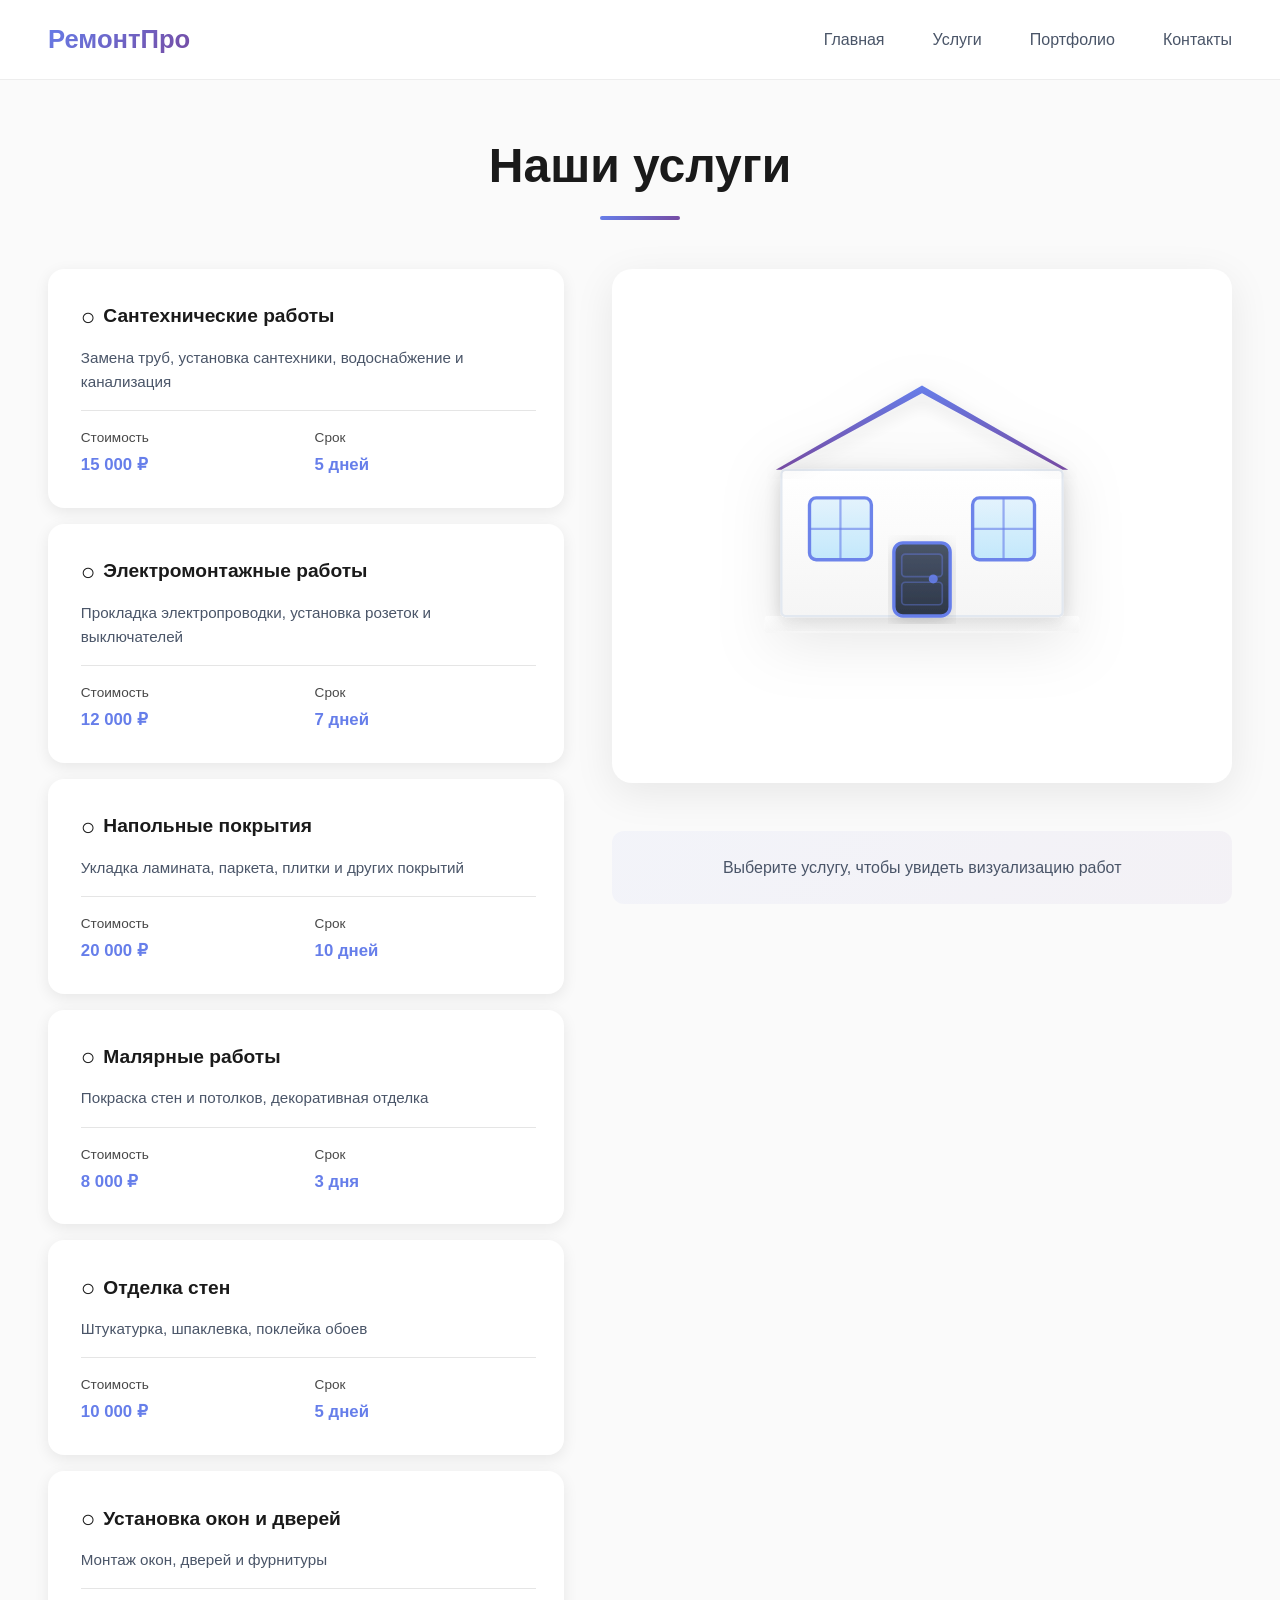
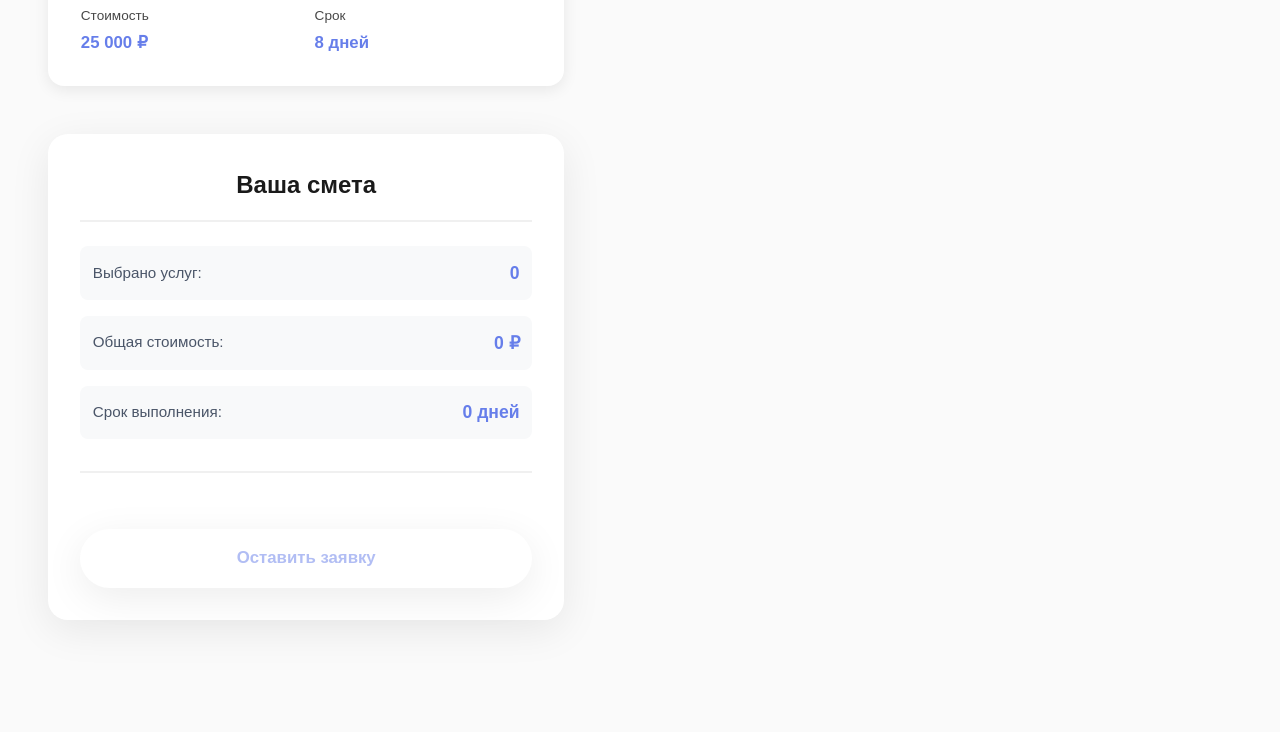
<file: services.html>
<!DOCTYPE html>
<html lang="ru">
<head>
    <meta charset="UTF-8">
    <meta name="viewport" content="width=device-width, initial-scale=1.0">
    <title>Услуги - Ремонт и отделка под ключ</title>
    <link rel="stylesheet" href="css/styles.css">
    <link rel="stylesheet" href="css/services-animations.css">
</head>
<body>
    <nav>
        <div class="container">
            <div class="logo">РемонтПро</div>
            <div class="burger-menu">
                <span></span>
                <span></span>
                <span></span>
            </div>
            <ul>
                <li><a href="index.html">Главная</a></li>
                <li><a href="services.html">Услуги</a></li>
                <li><a href="portfolio.html">Портфолио</a></li>
                <li><a href="contact.html">Контакты</a></li>
            </ul>
        </div>
    </nav>

    <!-- Страница услуг -->
    <div class="page">
        <section style="padding-top: 3rem;">
            <div class="container">
                <h2>Наши услуги</h2>
                <div class="services-container">
                    <div class="services-list" id="services-list">
                        <!-- Услуги будут добавлены через JavaScript -->
                    </div>
                    
                    <div class="visualization-panel">
                        <div class="visualization-container">
                            <div class="house-3d-wrapper">
                                <!-- Здесь могут быть SVG анимации визуализации работ -->
                                 <svg class="service-animation" id="animation-container" viewBox="0 0 400 400">
                                    <!-- Градиенты для стильного вида -->
                                    <defs>
                                        <linearGradient id="wall-gradient" x1="0%" y1="0%" x2="0%" y2="100%">
                                            <stop offset="0%" style="stop-color:#ffffff;stop-opacity:1" />
                                            <stop offset="100%" style="stop-color:#f5f5f5;stop-opacity:1" />
                                        </linearGradient>
                                        <linearGradient id="roof-gradient" x1="0%" y1="0%" x2="0%" y2="100%">
                                            <stop offset="0%" style="stop-color:#667eea;stop-opacity:1" />
                                            <stop offset="100%" style="stop-color:#764ba2;stop-opacity:1" />
                                        </linearGradient>
                                        <linearGradient id="door-gradient" x1="0%" y1="0%" x2="0%" y2="100%">
                                            <stop offset="0%" style="stop-color:#4a5568;stop-opacity:1" />
                                            <stop offset="100%" style="stop-color:#2d3748;stop-opacity:1" />
                                        </linearGradient>
                                        <linearGradient id="window-gradient" x1="0%" y1="0%" x2="0%" y2="100%">
                                            <stop offset="0%" style="stop-color:#e0f2fe;stop-opacity:0.9" />
                                            <stop offset="100%" style="stop-color:#bae6fd;stop-opacity:0.9" />
                                        </linearGradient>
                                        <linearGradient id="floor-gradient" x1="0%" y1="0%" x2="100%" y2="0%">
                                            <stop offset="0%" style="stop-color:#deb887;stop-opacity:1" />
                                            <stop offset="50%" style="stop-color:#d2691e;stop-opacity:1" />
                                            <stop offset="100%" style="stop-color:#deb887;stop-opacity:1" />
                                        </linearGradient>
                                        <filter id="shadow">
                                            <feDropShadow dx="0" dy="4" stdDeviation="8" flood-opacity="0.15"/>
                                        </filter>
                                        <filter id="glow">
                                            <feGaussianBlur stdDeviation="3" result="coloredBlur"/>
                                            <feMerge>
                                                <feMergeNode in="coloredBlur"/>
                                                <feMergeNode in="SourceGraphic"/>
                                            </feMerge>
                                        </filter>
                                    </defs>
                                    
                                    <!-- Дом - основа -->
                                    <g id="house-base">
                                        <!-- Фундамент с градиентом -->
                                        <rect x="60" y="280" width="280" height="15" fill="url(#wall-gradient)" opacity="0.8" rx="3"/>
                                        
                                        <!-- Стены с тенью -->
                                        <rect x="75" y="150" width="250" height="130" fill="url(#wall-gradient)" 
                                              stroke="#e2e8f0" stroke-width="2" id="walls-element" 
                                              filter="url(#shadow)" rx="4"/>
                                        
                                        <!-- Крыша с градиентом -->
                                        <path d="M 200 75 L 70 150 L 75 150 L 200 82 L 325 150 L 330 150 Z" 
                                              fill="url(#roof-gradient)" 
                                              filter="url(#shadow)" id="roof-element"/>
                                        
                                        <!-- Окна стильные -->
                                        <g id="windows-group">
                                            <!-- Левое окно -->
                                            <rect x="100" y="175" width="55" height="55" fill="url(#window-gradient)" 
                                                  stroke="#667eea" stroke-width="3" rx="6" class="window-element" 
                                                  opacity="0.95"/>
                                            <line x1="127.5" y1="175" x2="127.5" y2="230" stroke="#667eea" 
                                                  stroke-width="2" opacity="0.6"/>
                                            <line x1="100" y1="202.5" x2="155" y2="202.5" stroke="#667eea" 
                                                  stroke-width="2" opacity="0.6"/>
                                            
                                            <!-- Правое окно -->
                                            <rect x="245" y="175" width="55" height="55" fill="url(#window-gradient)" 
                                                  stroke="#667eea" stroke-width="3" rx="6" class="window-element" 
                                                  opacity="0.95"/>
                                            <line x1="272.5" y1="175" x2="272.5" y2="230" stroke="#667eea" 
                                                  stroke-width="2" opacity="0.6"/>
                                            <line x1="245" y1="202.5" x2="300" y2="202.5" stroke="#667eea" 
                                                  stroke-width="2" opacity="0.6"/>
                                        </g>
                                        
                                        <!-- Дверь стильная -->
                                        <rect x="175" y="215" width="50" height="65" fill="url(#door-gradient)" 
                                              stroke="#667eea" stroke-width="3" rx="8" class="door-element" 
                                              filter="url(#shadow)"/>
                                        <!-- Ручка двери -->
                                        <circle cx="210" cy="247" r="4" fill="#667eea" opacity="0.9"/>
                                        <!-- Декоративные линии на двери -->
                                        <rect x="182" y="225" width="36" height="20" fill="none" 
                                              stroke="#667eea" stroke-width="1.5" rx="3" opacity="0.4"/>
                                        <rect x="182" y="250" width="36" height="20" fill="none" 
                                              stroke="#667eea" stroke-width="1.5" rx="3" opacity="0.4"/>
                                    </g>
                                    
                                    <!-- Анимации для сантехники -->
                                    <g id="plumbing-animation" class="service-visual" style="display: none;">
                                        <!-- Основные трубы -->
                                        <path d="M 85 160 Q 85 200 85 240" stroke="#667eea" stroke-width="8" 
                                              fill="none" stroke-linecap="round" class="pipe-draw" opacity="0"/>
                                        <path d="M 315 160 Q 315 200 315 240" stroke="#667eea" stroke-width="8" 
                                              fill="none" stroke-linecap="round" class="pipe-draw" 
                                              style="animation-delay: 0.3s" opacity="0"/>
                                        
                                        <!-- Капли воды (упрощенная анимация) -->
                                        <circle cx="85" cy="160" r="5" fill="#667eea" class="water-drop" 
                                                filter="url(#glow)" opacity="0"/>
                                        <circle cx="315" cy="160" r="5" fill="#667eea" class="water-drop" 
                                                filter="url(#glow)" style="animation-delay: 0.5s" opacity="0"/>
                                    </g>
                                    
                                    <!-- Анимации для электрики -->
                                    <g id="electrical-animation" class="service-visual" style="display: none;">
                                        <!-- Электрощиток -->
                                        <rect x="180" y="120" width="40" height="30" fill="#4a5568" 
                                              stroke="#667eea" stroke-width="2" rx="4" class="electric-box-appear" opacity="0"/>
                                        <circle cx="190" cy="135" r="3" fill="#FFD700" class="light-blink" opacity="0"/>
                                        <circle cx="210" cy="135" r="3" fill="#FFD700" class="light-blink" 
                                                style="animation-delay: 0.2s" opacity="0"/>
                                        
                                        <!-- Провода от щитка -->
                                        <path d="M 200 150 L 200 160 L 127.5 160 L 127.5 240" stroke="#667eea" 
                                              stroke-width="4" fill="none" stroke-linecap="round" 
                                              class="wire-draw" opacity="0"/>
                                        <path d="M 200 150 L 200 160 L 272.5 160 L 272.5 240" stroke="#667eea" 
                                              stroke-width="4" fill="none" stroke-linecap="round" 
                                              class="wire-draw" style="animation-delay: 0.3s" opacity="0"/>
                                        
                                        <!-- Розетки -->
                                        <g class="socket-install" style="animation-delay: 0.6s" opacity="0">
                                            <rect x="110" y="235" width="35" height="30" fill="white" 
                                                  stroke="#667eea" stroke-width="2" rx="4"/>
                                            <circle cx="120" cy="247" r="3" fill="#667eea"/>
                                            <circle cx="135" cy="247" r="3" fill="#667eea"/>
                                            <rect x="122" y="254" width="11" height="6" fill="#667eea" rx="2"/>
                                        </g>
                                        
                                        <g class="socket-install" style="animation-delay: 0.9s" opacity="0">
                                            <rect x="255" y="235" width="35" height="30" fill="white" 
                                                  stroke="#667eea" stroke-width="2" rx="4"/>
                                            <circle cx="265" cy="247" r="3" fill="#667eea"/>
                                            <circle cx="280" cy="247" r="3" fill="#667eea"/>
                                            <rect x="267" y="254" width="11" height="6" fill="#667eea" rx="2"/>
                                        </g>
                                        
                                        <!-- Выключатель у двери -->
                                        <g class="switch-install" style="animation-delay: 1.2s" opacity="0">
                                            <rect x="155" y="205" width="20" height="30" fill="white" 
                                                  stroke="#667eea" stroke-width="2" rx="3"/>
                                            <rect x="160" y="215" width="10" height="12" fill="#667eea" rx="2" 
                                                  class="switch-toggle"/>
                                        </g>
                                        
                                        <!-- Искры при подключении -->
                                        <circle cx="127.5" cy="240" r="4" fill="#FFD700" class="connection-spark" 
                                                style="animation-delay: 1.5s" filter="url(#glow)" opacity="0"/>
                                        <circle cx="272.5" cy="240" r="4" fill="#FFD700" class="connection-spark" 
                                                style="animation-delay: 1.8s" filter="url(#glow)" opacity="0"/>
                                    </g>
                                    
                                    <!-- Анимации для пола -->
                                    <g id="flooring-animation" class="service-visual" style="display: none;">
                                        <!-- Подложка/основание -->
                                        <rect x="85" y="240" width="230" height="35" fill="#e0e0e0" 
                                              opacity="0.4" class="floor-base" opacity="0"/>
                                        
                                        <!-- Планки ламината/паркета (с текстурой) -->
                                        <g class="floor-plank-group">
                                            <!-- Первая доска -->
                                            <rect x="85" y="265" width="230" height="10" fill="#c19a6b" 
                                                  rx="1" class="floor-plank" style="animation-delay: 0.2s" opacity="0"/>
                                            <line x1="200" y1="265" x2="200" y2="275" stroke="#a0826d" 
                                                  stroke-width="1" opacity="0.5"/>
                                            
                                            <!-- Вторая доска -->
                                            <rect x="85" y="254" width="230" height="10" fill="#d4a574" 
                                                  rx="1" class="floor-plank" style="animation-delay: 0.5s" opacity="0"/>
                                            <line x1="150" y1="254" x2="150" y2="264" stroke="#b08968" 
                                                  stroke-width="1" opacity="0.5"/>
                                            <line x1="250" y1="254" x2="250" y2="264" stroke="#b08968" 
                                                  stroke-width="1" opacity="0.5"/>
                                            
                                            <!-- Третья доска -->
                                            <rect x="85" y="243" width="230" height="10" fill="#c19a6b" 
                                                  rx="1" class="floor-plank" style="animation-delay: 0.8s" opacity="0"/>
                                            <line x1="180" y1="243" x2="180" y2="253" stroke="#a0826d" 
                                                  stroke-width="1" opacity="0.5"/>
                                            <line x1="280" y1="243" x2="280" y2="253" stroke="#a0826d" 
                                                  stroke-width="1" opacity="0.5"/>
                                        </g>
                                        
                                        <!-- Инструменты для укладки -->
                                        <g class="floor-tools" style="animation-delay: 1.1s" opacity="0">
                                            <!-- Молоток -->
                                            <rect x="320" y="248" width="12" height="20" fill="#8B4513" rx="2"/>
                                            <path d="M 320 250 L 310 245 L 310 253 Z" fill="#C0C0C0"/>
                                            
                                            <!-- Подбивочный брусок -->
                                            <rect x="100" y="265" width="8" height="25" fill="#DEB887" rx="1" 
                                                  class="tool-tap"/>
                                        </g>
                                        
                                        <!-- Блеск готового пола -->
                                        <rect x="85" y="243" width="230" height="32" fill="url(#floor-shine)" 
                                              opacity="0" class="floor-shine-effect" style="animation-delay: 1.5s"/>
                                        <defs>
                                            <linearGradient id="floor-shine" x1="0%" y1="0%" x2="100%" y2="0%">
                                                <stop offset="0%" style="stop-color:#fff;stop-opacity:0" />
                                                <stop offset="50%" style="stop-color:#fff;stop-opacity:0.6" />
                                                <stop offset="100%" style="stop-color:#fff;stop-opacity:0" />
                                            </linearGradient>
                                        </defs>
                                    </g>
                                    
                                    <!-- Анимации для покраски -->
                                    <g id="painting-animation" class="service-visual" style="display: none;">
                                        <!-- Банка с краской -->
                                        <g class="paint-bucket-appear" opacity="0">
                                            <rect x="60" y="260" width="30" height="25" fill="#E0E0E0" 
                                                  stroke="#667eea" stroke-width="2" rx="3"/>
                                            <rect x="60" y="265" width="30" height="20" fill="#98D8C8" opacity="0.9"/>
                                            <ellipse cx="75" cy="260" rx="15" ry="3" fill="#C0C0C0" 
                                                    stroke="#667eea" stroke-width="1"/>
                                            <rect x="70" y="253" width="10" height="7" fill="#A0A0A0" rx="2"/>
                                        </g>
                                        
                                        <!-- Малярный валик -->
                                        <g class="paint-roller">
                                            <!-- Ручка валика -->
                                            <rect x="145" y="180" width="4" height="50" fill="#667eea" rx="2"/>
                                            <rect x="142" y="176" width="10" height="8" fill="#4a5568" rx="2"/>
                                            <!-- Валик -->
                                            <rect x="135" y="160" width="25" height="18" fill="#98D8C8" 
                                                  stroke="#667eea" stroke-width="2" rx="9"/>
                                            <!-- Текстура валика -->
                                            <line x1="138" y1="162" x2="138" y2="176" stroke="#667eea" 
                                                  stroke-width="1" opacity="0.3"/>
                                            <line x1="143" y1="162" x2="143" y2="176" stroke="#667eea" 
                                                  stroke-width="1" opacity="0.3"/>
                                            <line x1="148" y1="162" x2="148" y2="176" stroke="#667eea" 
                                                  stroke-width="1" opacity="0.3"/>
                                            <line x1="153" y1="162" x2="153" y2="176" stroke="#667eea" 
                                                  stroke-width="1" opacity="0.3"/>
                                            <line x1="158" y1="162" x2="158" y2="176" stroke="#667eea" 
                                                  stroke-width="1" opacity="0.3"/>
                                        </g>
                                        
                                        <!-- Краска на стене (следы валика) -->
                                        <rect x="85" y="160" width="230" height="70" fill="#98D8C8" 
                                              opacity="0" class="paint-layer-1" rx="4"/>
                                        
                                        <!-- Второй слой краски (более насыщенный) -->
                                        <rect x="85" y="160" width="230" height="70" fill="#7BC4B8" 
                                              opacity="0" class="paint-layer-2" rx="4"/>
                                        
                                        <!-- Капли краски -->
                                        <ellipse cx="110" cy="228" rx="2" ry="4" fill="#98D8C8" 
                                                opacity="0" class="paint-drip" style="animation-delay: 0.5s"/>
                                        <ellipse cx="200" cy="228" rx="2" ry="4" fill="#98D8C8" 
                                                opacity="0" class="paint-drip" style="animation-delay: 0.8s"/>
                                        <ellipse cx="280" cy="228" rx="2" ry="4" fill="#98D8C8" 
                                                opacity="0" class="paint-drip" style="animation-delay: 1.1s"/>
                                    </g>
                                    
                                    <!-- Анимации для отделки стен -->
                                    <g id="walls-animation" class="service-visual" style="display: none;">
                                        <!-- Шпатель (упрощенный) -->
                                        <g class="trowel-slide">
                                            <rect x="150" y="180" width="30" height="8" fill="#C0C0C0" rx="2"/>
                                            <rect x="165" y="188" width="5" height="15" fill="#667eea" rx="1"/>
                                        </g>
                                        
                                        <!-- Текстура стены (большие участки) -->
                                        <rect x="85" y="160" width="75" height="70" fill="#F5F5DC" 
                                              opacity="0" class="texture-reveal" rx="4"/>
                                        <rect x="170" y="160" width="75" height="70" fill="#F5F5DC" 
                                              opacity="0" class="texture-reveal" style="animation-delay: 0.3s" rx="4"/>
                                        <rect x="255" y="160" width="60" height="70" fill="#F5F5DC" 
                                              opacity="0" class="texture-reveal" style="animation-delay: 0.6s" rx="4"/>
                                    </g>
                                    
                                    <!-- Анимации для окон и дверей -->
                                    <g id="windows-animation" class="service-visual" style="display: none;">
                                        <!-- Новые окна с подсветкой -->
                                        <rect x="100" y="175" width="55" height="55" fill="url(#window-gradient)" 
                                              stroke="#FFD700" stroke-width="4" rx="6" opacity="0" 
                                              class="window-highlight" filter="url(#glow)"/>
                                        <rect x="245" y="175" width="55" height="55" fill="url(#window-gradient)" 
                                              stroke="#FFD700" stroke-width="4" rx="6" opacity="0" 
                                              class="window-highlight" style="animation-delay: 0.3s" 
                                              filter="url(#glow)"/>
                                        
                                        <!-- Новая дверь с подсветкой -->
                                        <rect x="175" y="215" width="50" height="65" fill="url(#door-gradient)" 
                                              stroke="#FFD700" stroke-width="4" rx="8" opacity="0" 
                                              class="window-highlight" style="animation-delay: 0.6s" 
                                              filter="url(#glow)"/>
                                    </g>
                                </svg>
                            </div>
                            </div>
                            <div class="info-panel">
                                <div class="current-info" id="current-service-info">
                                    <p>Выберите услугу, чтобы увидеть визуализацию работ</p>
                                </div>
                            </div>
                        </div>
                        
                       <div class="estimate-panel">
                            <h4>Ваша смета</h4>
                            <div class="estimate-content">
                                <div class="estimate-row">
                                    <span>Выбрано услуг:</span>
                                    <strong id="selectedCount">0</strong>
                                </div>
                                <div class="estimate-row">
                                    <span>Общая стоимость:</span>
                                    <strong id="totalPrice">0 ₽</strong>
                                </div>
                                <div class="estimate-row">
                                    <span>Срок выполнения:</span>
                                    <strong id="totalDays">0 дней</strong>
                                </div>
                                
                                <div class="selected-services-list" id="selected-services-list">
                                    <!-- Список выбранных услуг -->
                                </div>
                                
                                <button class="btn" id="request-btn" style="width: 100%; margin-top: 1.5rem;" disabled>
                                    Оставить заявку
                                </button>
                            </div>
                        </div>
                    </div>
                </div>
            </div>
        </section>
    </div>

    <script src="js/services-script.js"></script>
</body>
</html>
</file>
<file: css/styles.css>
/* Основные стили */
* {
    margin: 0;
    padding: 0;
    box-sizing: border-box;
}

body {
    font-family: -apple-system, BlinkMacSystemFont, 'Segoe UI', Roboto, Oxygen, Ubuntu, Cantarell, sans-serif;
    line-height: 1.6;
    color: #1a1a1a;
    background: #fafafa;
    overflow-x: hidden;
}

/* Навигация */
nav {
    position: fixed;
    top: 0;
    width: 100%;
    background: rgba(255, 255, 255, 0.95);
    backdrop-filter: blur(20px);
    box-shadow: 0 1px 0 rgba(0, 0, 0, 0.05);
    z-index: 1000;
    padding: 1.2rem 0;
    transition: all 0.3s ease;
}

nav .container {
    max-width: 1400px;
    margin: 0 auto;
    padding: 0 3rem;
    display: flex;
    justify-content: space-between;
    align-items: center;
}

.logo {
    font-size: 1.6rem;
    font-weight: 600;
    background: linear-gradient(135deg, #667eea 0%, #764ba2 100%);
    -webkit-background-clip: text;
    -webkit-text-fill-color: transparent;
    background-clip: text;
    z-index: 1001;
    position: relative;
}

nav ul {
    display: flex;
    list-style: none;
    gap: 3rem;
}

nav a {
    text-decoration: none;
    color: #4a5568;
    font-weight: 500;
    transition: all 0.3s ease;
    cursor: pointer;
    position: relative;
}

nav a:after {
    content: '';
    position: absolute;
    bottom: -5px;
    left: 0;
    width: 0;
    height: 2px;
    background: linear-gradient(135deg, #667eea 0%, #764ba2 100%);
    transition: width 0.3s ease;
}

nav a:hover {
    color: #667eea;
}

nav a:hover:after {
    width: 100%;
}

/* Бургер-меню */
.burger-menu {
    display: none;
    flex-direction: column;
    cursor: pointer;
    z-index: 1001;
    position: relative;
}

.burger-menu span {
    width: 25px;
    height: 3px;
    background: #667eea;
    margin: 3px 0;
    transition: all 0.3s ease;
    border-radius: 3px;
}

.burger-menu.active span:nth-child(1) {
    transform: rotate(45deg) translate(8px, 8px);
}

.burger-menu.active span:nth-child(2) {
    opacity: 0;
}

.burger-menu.active span:nth-child(3) {
    transform: rotate(-45deg) translate(7px, -7px);
}

/* Страницы */
.page {
    display: block;
    padding-top: 80px;
    min-height: 100vh;
    animation: fadeIn 0.5s ease;
}

@keyframes fadeIn {
    from { 
        opacity: 0; 
        transform: translateY(20px); 
    }
    to { 
        opacity: 1; 
        transform: translateY(0); 
    }
}

@keyframes pulse {
    0%, 100% { 
        opacity: 0.4;
        transform: scale(1);
    }
    50% { 
        opacity: 0.7;
        transform: scale(1.05);
    }
}

/* Контейнер */
.container {
    max-width: 1400px;
    margin: 0 auto;
    padding: 0 3rem;
}

/* Герой секция */
.hero {
    height: 95vh;
    display: flex;
    align-items: center;
    background: linear-gradient(135deg, #667eea 0%, #764ba2 100%);
    color: white;
    margin-top: -80px;
    padding-top: 80px;
    position: relative;
    overflow: hidden;
}

.hero:before {
    content: '';
    position: absolute;
    top: 0;
    left: 0;
    right: 0;
    bottom: 0;
    background: url('data:image/svg+xml,<svg width="100" height="100" xmlns="http://www.w3.org/2000/svg"><circle cx="50" cy="50" r="1" fill="white" opacity="0.1"/></svg>');
    animation: float 20s infinite linear;
}

@keyframes float {
    from { transform: translateY(0); }
    to { transform: translateY(-100px); }
}

.hero-content {
    position: relative;
    z-index: 1;
}

.hero-content h1 {
    font-size: 4rem;
    margin-bottom: 1.5rem;
    font-weight: 700;
    line-height: 1.2;
    animation: slideUp 0.8s ease;
}

@keyframes slideUp {
    from { 
        opacity: 0; 
        transform: translateY(30px); 
    }
    to { 
        opacity: 1; 
        transform: translateY(0); 
    }
}

.hero-content p {
    font-size: 1.4rem;
    margin-bottom: 2.5rem;
    opacity: 0.95;
    animation: slideUp 0.8s ease 0.2s backwards;
}

/* Кнопки */
.btn {
    display: inline-block;
    padding: 1.2rem 3rem;
    background: white;
    color: #667eea;
    text-decoration: none;
    border-radius: 100px;
    font-weight: 600;
    transition: all 0.4s cubic-bezier(0.175, 0.885, 0.32, 1.275);
    border: none;
    cursor: pointer;
    font-size: 1.05rem;
    box-shadow: 0 10px 40px rgba(0, 0, 0, 0.15);
    animation: slideUp 0.8s ease 0.4s backwards;
}

.btn:hover {
    transform: translateY(-5px);
    box-shadow: 0 20px 60px rgba(0, 0, 0, 0.25);
}

/* Секции */
section {
    padding: 7rem 0;
}

section h2 {
    font-size: 3rem;
    margin-bottom: 4rem;
    text-align: center;
    color: #1a1a1a;
    font-weight: 700;
    position: relative;
}

section h2:after {
    content: '';
    position: absolute;
    bottom: -15px;
    left: 50%;
    transform: translateX(-50%);
    width: 80px;
    height: 4px;
    background: linear-gradient(135deg, #667eea 0%, #764ba2 100%);
    border-radius: 2px;
}

.section-light {
    background: white;
}

/* Сетка функций */
.features-grid {
    display: grid;
    grid-template-columns: repeat(3, 1fr);
    gap: 2.5rem;
    margin-top: 3rem;
}

.features-grid-4 {
    grid-template-columns: repeat(4, 1fr);
}

.feature-card {
    background: white;
    padding: 3rem;
    border-radius: 24px;
    box-shadow: 0 10px 60px rgba(0, 0, 0, 0.05);
    transition: all 0.4s cubic-bezier(0.175, 0.885, 0.32, 1.275);
    border: 1px solid rgba(0, 0, 0, 0.03);
}

.feature-card:hover {
    transform: translateY(-10px) scale(1.02);
    box-shadow: 0 25px 80px rgba(102, 126, 234, 0.15);
    border-color: rgba(102, 126, 234, 0.2);
}

.feature-card h4 {
    font-size: 1.5rem;
    margin-bottom: 1.2rem;
    color: #1a1a1a;
    font-weight: 600;
}

.feature-card p {
    color: #4a5568;
    line-height: 1.8;
}

/* Шаги */
.steps {
    display: grid;
    grid-template-columns: repeat(5, 1fr);
    gap: 2rem;
    margin-top: 3rem;
}

.step {
    text-align: center;
    padding: 2rem 1rem;
    transition: transform 0.3s ease;
}

.step:hover {
    transform: scale(1.05);
}

.step-number {
    width: 70px;
    height: 70px;
    background: linear-gradient(135deg, #667eea 0%, #764ba2 100%);
    color: white;
    border-radius: 50%;
    display: flex;
    align-items: center;
    justify-content: center;
    font-size: 1.8rem;
    font-weight: 700;
    margin: 0 auto 2rem;
    box-shadow: 0 10px 30px rgba(102, 126, 234, 0.3);
}

.step h4 {
    font-size: 1.2rem;
    margin-bottom: 1rem;
    color: #1a1a1a;
    font-weight: 600;
}

.step p {
    color: #4a5568;
    line-height: 1.7;
    font-size: 0.95rem;
}

/* Портфолио */
.portfolio-grid {
    display: grid;
    grid-template-columns: repeat(auto-fill, minmax(380px, 1fr));
    gap: 2.5rem;
    margin-top: 3rem;
}

.portfolio-item {
    background: white;
    border-radius: 24px;
    overflow: hidden;
    box-shadow: 0 10px 60px rgba(0, 0, 0, 0.05);
    transition: all 0.4s ease;
    cursor: pointer;
}

.portfolio-item:hover {
    transform: translateY(-10px);
    box-shadow: 0 25px 80px rgba(0, 0, 0, 0.1);
}

.portfolio-image {
    width: 100%;
    height: 280px;
    background: linear-gradient(135deg, #667eea 0%, #764ba2 100%);
    display: flex;
    align-items: center;
    justify-content: center;
    color: white;
    font-size: 1.3rem;
    font-weight: 500;
}

.portfolio-info {
    padding: 2rem;
}

.portfolio-info h4 {
    margin-bottom: 0.8rem;
    color: #1a1a1a;
    font-size: 1.3rem;
    font-weight: 600;
}

.portfolio-info p {
    color: #4a5568;
    font-size: 1rem;
    line-height: 1.7;
}

/* Контакты */
.contact-grid {
    display: grid;
    grid-template-columns: repeat(auto-fit, minmax(320px, 1fr));
    gap: 2.5rem;
    margin-top: 3rem;
}

.contact-card {
    background: white;
    padding: 3rem;
    border-radius: 24px;
    box-shadow: 0 10px 60px rgba(0, 0, 0, 0.05);
    text-align: center;
    transition: all 0.4s ease;
}

.contact-card:hover {
    transform: translateY(-10px);
    box-shadow: 0 20px 80px rgba(102, 126, 234, 0.15);
}

.contact-card h4 {
    font-size: 1.4rem;
    margin-bottom: 1.2rem;
    color: #1a1a1a;
    font-weight: 600;
}

.contact-card p {
    color: #4a5568;
    font-size: 1.1rem;
}

/* Услуги */
.services-list {
    display: flex;
    flex-direction: column;
    gap: 1rem;
    max-width: 800px;
    margin: 0 auto;
}

.service-item {
    background: white;
    padding: 1.5rem;
    border-radius: 12px;
    cursor: pointer;
    border-left: 4px solid transparent;
    transition: all 0.3s ease;
    box-shadow: 0 3px 10px rgba(0, 0, 0, 0.06);
}

.service-item:hover {
    transform: translateX(5px);
    box-shadow: 0 8px 20px rgba(102, 126, 234, 0.15);
    border-left-color: #667eea;
}

.service-item.active {
    background: linear-gradient(135deg, #667eea 0%, #764ba2 100%);
    color: white;
    border-left-color: white;
    box-shadow: 0 10px 30px rgba(102, 126, 234, 0.25);
}

.service-item h4 {
    font-size: 1rem;
    margin-bottom: 0.4rem;
    font-weight: 600;
    color: #1a1a1a;
}

.service-item.active h4 {
    color: white;
}

.service-item p {
    color: #4a5568;
    font-size: 0.9rem;
    line-height: 1.5;
    margin: 0;
}

.service-item.active p {
    color: rgba(255, 255, 255, 0.9);
}

/* =============================================
   МОБИЛЬНАЯ АДАПТАЦИЯ
   ============================================= */

@media (max-width: 1200px) {
    .features-grid-4 {
        grid-template-columns: repeat(2, 1fr);
    }
    
    .steps {
        grid-template-columns: repeat(3, 1fr);
    }
    
    .services-container {
        grid-template-columns: 1fr;
        gap: 2rem;
    }
}

@media (max-width: 968px) {
    .hero-content h1 {
        font-size: 2.8rem;
    }

    nav ul {
        gap: 1.5rem;
        font-size: 0.95rem;
    }

    section {
        padding: 4rem 0;
    }

    section h2 {
        font-size: 2.2rem;
    }
    
    .features-grid {
        grid-template-columns: 1fr;
    }
    
    .features-grid-4 {
        grid-template-columns: 1fr;
    }
    
    .steps {
        grid-template-columns: 1fr;
    }
    
    .portfolio-grid {
        grid-template-columns: 1fr;
    }
}

@media (max-width: 768px) {
    /* Контейнеры */
    .container {
        padding: 0 1.5rem;
    }
    
    nav .container {
        padding: 0 1.5rem;
    }
    
    /* Навигация - показываем бургер */
    .burger-menu {
        display: flex;
    }
    
    nav ul {
        position: fixed;
        top: 0;
        right: -100%;
        width: 280px;
        height: 100vh;
        background: white;
        flex-direction: column;
        gap: 0;
        padding: 80px 0 30px;
        box-shadow: -5px 0 20px rgba(0, 0, 0, 0.1);
        transition: right 0.3s ease;
        overflow-y: auto;
    }
    
    nav ul.active {
        right: 0;
    }
    
    nav ul li {
        width: 100%;
    }
    
    nav ul a {
        display: block;
        padding: 1.2rem 2rem;
        font-size: 1.1rem;
        border-bottom: 1px solid rgba(0, 0, 0, 0.05);
    }
    
    nav ul a:after {
        display: none;
    }
    
    nav ul a:hover {
        background: rgba(102, 126, 234, 0.05);
    }
    
    /* Герой секция */
    .hero {
        height: auto;
        min-height: 70vh;
        padding: 120px 0 60px;
    }
    
    .hero-content h1 {
        font-size: 2rem;
        margin-bottom: 1rem;
    }
    
    .hero-content p {
        font-size: 1.1rem;
        margin-bottom: 1.5rem;
    }
    
    .btn {
        padding: 1rem 2rem;
        font-size: 1rem;
        width: 100%;
        text-align: center;
    }
    
    /* Секции */
    section {
        padding: 3rem 0;
    }
    
    section h2 {
        font-size: 1.8rem;
        margin-bottom: 2rem;
    }
    
    /* Карточки */
    .feature-card {
        padding: 2rem;
    }
    
    .feature-card h4 {
        font-size: 1.3rem;
    }
    
    /* Шаги */
    .step-number {
        width: 60px;
        height: 60px;
        font-size: 1.5rem;
        margin-bottom: 1rem;
    }
    
    .step h4 {
        font-size: 1.1rem;
    }
    
    /* Портфолио */
    .portfolio-image {
        height: 200px;
        font-size: 1.1rem;
    }
    
    .portfolio-info {
        padding: 1.5rem;
    }
    
    .portfolio-info h4 {
        font-size: 1.2rem;
    }
    
    /* Контакты */
    .contact-grid {
        grid-template-columns: 1fr;
        gap: 1.5rem;
    }
    
    .contact-card {
        padding: 2rem;
    }
    
    .contact-card h4 {
        font-size: 1.2rem;
    }
    
    .contact-card p {
        font-size: 1rem;
    }
}

@media (max-width: 480px) {
    /* Еще более компактные размеры для маленьких экранов */
    .logo {
        font-size: 1.3rem;
    }
    
    .hero-content h1 {
        font-size: 1.7rem;
    }
    
    .hero-content p {
        font-size: 1rem;
    }
    
    section h2 {
        font-size: 1.5rem;
    }
    
    .feature-card {
        padding: 1.5rem;
    }
    
    .feature-card h4 {
        font-size: 1.2rem;
    }
    
    .step {
        padding: 1.5rem 0.5rem;
    }
}
</file>
<file: css/services-animations.css>
/* Контейнер услуг */
.services-container {
    display: grid;
    grid-template-columns: 1fr 1.2fr;
    gap: 3rem;
    margin-top: 3rem;
}

/* Список услуг */
.services-list {
    display: flex;
    flex-direction: column;
    gap: 1rem;
}

.service-item {
    background: white;
    padding: 1.8rem;
    border-radius: 16px;
    cursor: pointer;
    border-left: 4px solid transparent;
    transition: all 0.4s cubic-bezier(0.175, 0.885, 0.32, 1.275);
    box-shadow: 0 4px 15px rgba(0, 0, 0, 0.08);
    position: relative;
    overflow: hidden;
}

.service-item::before {
    content: '';
    position: absolute;
    top: 0;
    left: 0;
    width: 0;
    height: 100%;
    background: linear-gradient(135deg, rgba(102, 126, 234, 0.1) 0%, rgba(118, 75, 162, 0.1) 100%);
    transition: width 0.4s ease;
    z-index: 0;
}

.service-item:hover::before {
    width: 100%;
}

.service-item:hover {
    transform: translateX(8px) scale(1.02);
    box-shadow: 0 12px 30px rgba(102, 126, 234, 0.2);
    border-left-color: #667eea;
}

.service-item.active {
    background: linear-gradient(135deg, #667eea 0%, #764ba2 100%);
    color: white;
    border-left-color: white;
    box-shadow: 0 15px 40px rgba(102, 126, 234, 0.35);
    transform: translateX(8px) scale(1.03);
}

.service-item.active::before {
    display: none;
}

.service-item > * {
    position: relative;
    z-index: 1;
}

.service-item h4 {
    font-size: 1.2rem;
    margin-bottom: 0.6rem;
    font-weight: 600;
    color: #1a1a1a;
    display: flex;
    align-items: center;
    gap: 0.5rem;
}

.service-item.active h4 {
    color: white;
}

.service-item h4::before {
    content: '○';
    font-size: 1.5rem;
    transition: all 0.3s ease;
}

.service-item.active h4::before {
    content: '●';
    animation: checkPulse 0.6s ease;
}

@keyframes checkPulse {
    0%, 100% {
        transform: scale(1);
    }
    50% {
        transform: scale(1.3);
    }
}

.service-item p {
    color: #4a5568;
    font-size: 0.95rem;
    line-height: 1.6;
    margin-bottom: 0.8rem;
}

.service-item.active p {
    color: rgba(255, 255, 255, 0.95);
}

.price-info {
    display: grid;
    grid-template-columns: 1fr 1fr;
    gap: 0.8rem;
    margin-top: 1rem;
    padding-top: 1rem;
    border-top: 1px solid rgba(0, 0, 0, 0.1);
    font-size: 0.9rem;
}

.service-item.active .price-info {
    border-top-color: rgba(255, 255, 255, 0.3);
}

.price-info > div {
    display: flex;
    flex-direction: column;
    gap: 0.2rem;
}

.price-info strong {
    font-size: 1.05rem;
    color: #667eea;
}

.service-item.active .price-info strong {
    color: white;
}

/* Панель визуализации */
.visualization-panel {
    display: flex;
    flex-direction: column;
    gap: 2rem;
}

.visualization-container {
    background: white;
    border-radius: 20px;
    padding: 2rem;
    box-shadow: 0 10px 40px rgba(0, 0, 0, 0.08);
    min-height: 500px;
    display: flex;
    flex-direction: column;
}

.house-3d-wrapper {
    flex: 1;
    display: flex;
    align-items: center;
    justify-content: center;
    position: relative;
}

.service-animation {
    width: 100%;
    max-width: 450px;
    height: auto;
    filter: drop-shadow(0 10px 30px rgba(0, 0, 0, 0.1));
}

/* ========================================
   УПРОЩЕННЫЕ АНИМАЦИИ ДЛЯ САНТЕХНИКИ
   ======================================== */
.pipe-draw {
    animation: pipeAppear 1s ease-out forwards;
}

@keyframes pipeAppear {
    0% {
        opacity: 0;
        stroke-dasharray: 100;
        stroke-dashoffset: 100;
    }
    100% {
        opacity: 1;
        stroke-dasharray: 100;
        stroke-dashoffset: 0;
    }
}

.water-drop {
    animation: waterFlow 2s ease-in-out infinite;
}

@keyframes waterFlow {
    0% {
        opacity: 0;
        transform: translateY(0) scale(0.5);
    }
    20% {
        opacity: 1;
        transform: translateY(20px) scale(1);
    }
    80% {
        opacity: 1;
        transform: translateY(60px) scale(1);
    }
    100% {
        opacity: 0;
        transform: translateY(80px) scale(0.5);
    }
}

/* ========================================
   УЛУЧШЕННЫЕ АНИМАЦИИ ДЛЯ ЭЛЕКТРИКИ
   ======================================== */
.electric-box-appear {
    animation: boxAppear 0.5s ease-out forwards;
}

@keyframes boxAppear {
    0% {
        opacity: 0;
        transform: scale(0.8);
    }
    100% {
        opacity: 1;
        transform: scale(1);
    }
}

.light-blink {
    animation: blinkLight 1.5s ease-in-out infinite;
}

@keyframes blinkLight {
    0%, 100% {
        opacity: 0.3;
    }
    50% {
        opacity: 1;
    }
}

.wire-draw {
    animation: wireAppear 0.8s ease-out forwards;
}

@keyframes wireAppear {
    0% {
        opacity: 0;
        stroke-dasharray: 200;
        stroke-dashoffset: 200;
    }
    100% {
        opacity: 1;
        stroke-dasharray: 200;
        stroke-dashoffset: 0;
    }
}

.socket-install,
.switch-install {
    animation: installAppear 0.5s ease-out forwards;
}

@keyframes installAppear {
    0% {
        opacity: 0;
        transform: scale(0.5) translateY(-10px);
    }
    60% {
        transform: scale(1.1) translateY(0);
    }
    100% {
        opacity: 1;
        transform: scale(1) translateY(0);
    }
}

.switch-toggle {
    animation: toggleSwitch 0.8s ease-in-out infinite;
    animation-delay: 1.5s;
}

@keyframes toggleSwitch {
    0%, 100% {
        transform: translateY(0);
    }
    50% {
        transform: translateY(5px);
    }
}

.connection-spark {
    animation: sparkConnection 0.8s ease-out forwards;
}

@keyframes sparkConnection {
    0% {
        opacity: 0;
        transform: scale(0.3);
    }
    30% {
        opacity: 1;
        transform: scale(1.5);
    }
    100% {
        opacity: 0;
        transform: scale(0.5);
    }
}

/* ========================================
   УЛУЧШЕННЫЕ АНИМАЦИИ ДЛЯ ПОЛА
   ======================================== */
.floor-base {
    animation: baseAppear 0.5s ease-out forwards;
}

@keyframes baseAppear {
    0% {
        opacity: 0;
    }
    100% {
        opacity: 0.4;
    }
}

.floor-plank {
    animation: plankInstall 0.6s ease-out forwards;
}

@keyframes plankInstall {
    0% {
        opacity: 0;
        transform: translateX(-100px);
    }
    70% {
        transform: translateX(5px);
    }
    100% {
        opacity: 1;
        transform: translateX(0);
    }
}

.floor-tools {
    animation: toolsAppear 0.4s ease-out forwards;
}

@keyframes toolsAppear {
    0% {
        opacity: 0;
        transform: translateY(-15px);
    }
    100% {
        opacity: 1;
        transform: translateY(0);
    }
}

.tool-tap {
    animation: hammerTap 0.5s ease-in-out infinite;
    animation-delay: 1.3s;
}

@keyframes hammerTap {
    0%, 100% {
        transform: translateY(0);
    }
    50% {
        transform: translateY(-3px);
    }
}

.floor-shine-effect {
    animation: shineReveal 1s ease-out forwards;
}

@keyframes shineReveal {
    0% {
        opacity: 0;
    }
    100% {
        opacity: 0.5;
    }
}

/* ========================================
   УЛУЧШЕННЫЕ АНИМАЦИИ ДЛЯ ПОКРАСКИ
   ======================================== */
.paint-bucket-appear {
    animation: bucketShow 0.5s ease-out forwards;
}

@keyframes bucketShow {
    0% {
        opacity: 0;
        transform: translateY(20px) scale(0.8);
    }
    100% {
        opacity: 1;
        transform: translateY(0) scale(1);
    }
}

.paint-roller {
    animation: rollerMove 4s ease-in-out infinite;
    animation-delay: 0.3s;
    transform-origin: center;
}

@keyframes rollerMove {
    0% {
        transform: translate(0, 0) rotate(0deg);
    }
    25% {
        transform: translate(80px, 15px) rotate(-5deg);
    }
    50% {
        transform: translate(160px, 0) rotate(0deg);
    }
    75% {
        transform: translate(80px, 15px) rotate(5deg);
    }
    100% {
        transform: translate(0, 0) rotate(0deg);
    }
}

.paint-layer-1 {
    animation: paintApply 2s ease-out forwards;
    animation-delay: 0.8s;
}

@keyframes paintApply {
    0% {
        opacity: 0;
    }
    100% {
        opacity: 0.5;
    }
}

.paint-layer-2 {
    animation: paintApply2 2s ease-out forwards;
    animation-delay: 2.5s;
}

@keyframes paintApply2 {
    0% {
        opacity: 0;
    }
    100% {
        opacity: 0.7;
    }
}

.paint-drip {
    animation: dripDown 1.5s ease-in forwards;
}

@keyframes dripDown {
    0% {
        opacity: 0;
        transform: translateY(0);
    }
    20% {
        opacity: 0.8;
    }
    100% {
        opacity: 0.8;
        transform: translateY(15px);
    }
}

/* ========================================
   УПРОЩЕННЫЕ АНИМАЦИИ ДЛЯ ОТДЕЛКИ СТЕН
   ======================================== */
.trowel-slide {
    animation: trowelMove 3s ease-in-out infinite;
}

@keyframes trowelMove {
    0%, 100% {
        transform: translateX(0);
    }
    50% {
        transform: translateX(130px);
    }
}

.texture-reveal {
    animation: textureShow 1s ease-out forwards;
}

@keyframes textureShow {
    0% {
        opacity: 0;
        transform: scale(0.9);
    }
    100% {
        opacity: 0.7;
        transform: scale(1);
    }
}

/* ========================================
   УПРОЩЕННЫЕ АНИМАЦИИ ДЛЯ ОКОН
   ======================================== */
.window-highlight {
    animation: windowInstallation 1.2s ease-out forwards;
}

@keyframes windowInstallation {
    0% {
        opacity: 0;
        transform: scale(0.8);
    }
    50% {
        opacity: 1;
        transform: scale(1.1);
    }
    100% {
        opacity: 1;
        transform: scale(1);
    }
}

/* Информационная панель */
.info-panel {
    padding: 1.5rem;
    background: linear-gradient(135deg, rgba(102, 126, 234, 0.05) 0%, rgba(118, 75, 162, 0.05) 100%);
    border-radius: 12px;
    margin-top: 1rem;
}

.current-info {
    text-align: center;
    color: #4a5568;
    font-size: 1rem;
    line-height: 1.6;
}

.current-info.active {
    color: #667eea;
    font-weight: 500;
}

/* Панель сметы */
.estimate-panel {
    background: white;
    border-radius: 20px;
    padding: 2rem;
    box-shadow: 0 10px 40px rgba(0, 0, 0, 0.08);
    position: sticky;
    top: 100px;
}

.estimate-panel h4 {
    font-size: 1.5rem;
    margin-bottom: 1.5rem;
    color: #1a1a1a;
    font-weight: 600;
    text-align: center;
    padding-bottom: 1rem;
    border-bottom: 2px solid #f0f0f0;
}

.estimate-content {
    display: flex;
    flex-direction: column;
    gap: 1rem;
}

.estimate-row {
    display: flex;
    justify-content: space-between;
    align-items: center;
    padding: 0.8rem;
    background: #f8f9fa;
    border-radius: 8px;
    transition: all 0.3s ease;
}

.estimate-row:hover {
    background: #f0f2f5;
    transform: translateX(5px);
}

.estimate-row span {
    color: #4a5568;
    font-size: 0.95rem;
}

.estimate-row strong {
    color: #667eea;
    font-size: 1.1rem;
    font-weight: 600;
}

.selected-services-list {
    margin-top: 1rem;
    padding-top: 1rem;
    border-top: 2px solid #f0f0f0;
    max-height: 300px;
    overflow-y: auto;
}

.selected-service-item {
    padding: 0.8rem;
    background: linear-gradient(135deg, rgba(102, 126, 234, 0.08) 0%, rgba(118, 75, 162, 0.08) 100%);
    border-radius: 8px;
    margin-bottom: 0.8rem;
    border-left: 3px solid #667eea;
    animation: slideInRight 0.4s ease;
    transition: all 0.3s ease;
}

@keyframes slideInRight {
    from {
        opacity: 0;
        transform: translateX(-20px);
    }
    to {
        opacity: 1;
        transform: translateX(0);
    }
}

.selected-service-item:hover {
    background: linear-gradient(135deg, rgba(102, 126, 234, 0.15) 0%, rgba(118, 75, 162, 0.15) 100%);
    transform: translateX(5px);
}

.selected-service-item .service-name {
    font-weight: 600;
    color: #1a1a1a;
    margin-bottom: 0.3rem;
    font-size: 0.95rem;
}

.selected-service-item .service-details {
    display: flex;
    justify-content: space-between;
    font-size: 0.85rem;
    color: #4a5568;
}

.btn:disabled {
    opacity: 0.5;
    cursor: not-allowed;
    transform: none !important;
}

.btn:not(:disabled):hover {
    transform: translateY(-3px);
}

/* Пульсация для кнопки когда услуги выбраны */
.btn.active-estimate {
    animation: btnPulse 2s ease-in-out infinite;
}

@keyframes btnPulse {
    0%, 100% {
        box-shadow: 0 10px 40px rgba(102, 126, 234, 0.3);
    }
    50% {
        box-shadow: 0 15px 50px rgba(102, 126, 234, 0.5);
    }
}

/* Скроллбар для списка выбранных услуг */
.selected-services-list::-webkit-scrollbar {
    width: 6px;
}

.selected-services-list::-webkit-scrollbar-track {
    background: #f1f1f1;
    border-radius: 10px;
}

.selected-services-list::-webkit-scrollbar-thumb {
    background: linear-gradient(135deg, #667eea 0%, #764ba2 100%);
    border-radius: 10px;
}

.selected-services-list::-webkit-scrollbar-thumb:hover {
    background: linear-gradient(135deg, #5568d3 0%, #653a8a 100%);
}

/* =============================================
   МОБИЛЬНАЯ АДАПТАЦИЯ
   ============================================= */

@media (max-width: 1200px) {
    .services-container {
        grid-template-columns: 1fr;
    }
    
    .estimate-panel {
        position: static;
    }
}

@media (max-width: 768px) {
    .services-container {
        gap: 2rem;
        margin-top: 2rem;
    }
    
    .service-item {
        padding: 1.3rem;
    }
    
    .service-item:hover {
        transform: translateX(0) scale(1);
    }
    
    .service-item h4 {
        font-size: 1.05rem;
    }
    
    .price-info {
        grid-template-columns: 1fr;
        gap: 0.5rem;
    }
    
    .visualization-container {
        padding: 1.5rem;
        min-height: 300px;
    }
    
    .estimate-panel {
        padding: 1.5rem;
    }
    
    .estimate-panel h4 {
        font-size: 1.3rem;
    }
    
    .service-animation {
        max-width: 100%;
    }
    
    .selected-services-list {
        max-height: 200px;
    }
    
    .btn {
        width: 100%;
    }
}

@media (max-width: 480px) {
    .service-item {
        padding: 1rem;
    }
    
    .service-item h4 {
        font-size: 1rem;
    }
    
    .service-item p {
        font-size: 0.85rem;
    }
    
    .price-info strong {
        font-size: 0.95rem;
    }
    
    .visualization-container {
        padding: 1rem;
        min-height: 250px;
    }
    
    .estimate-panel {
        padding: 1rem;
    }
    
    .estimate-row {
        padding: 0.6rem;
        flex-direction: column;
        gap: 0.3rem;
        align-items: flex-start;
    }
    
    .selected-service-item {
        padding: 0.6rem;
    }
    
    .selected-service-item .service-name {
        font-size: 0.9rem;
    }
    
    .selected-service-item .service-details {
        font-size: 0.8rem;
        flex-direction: column;
        gap: 0.2rem;
    }
}
</file>
